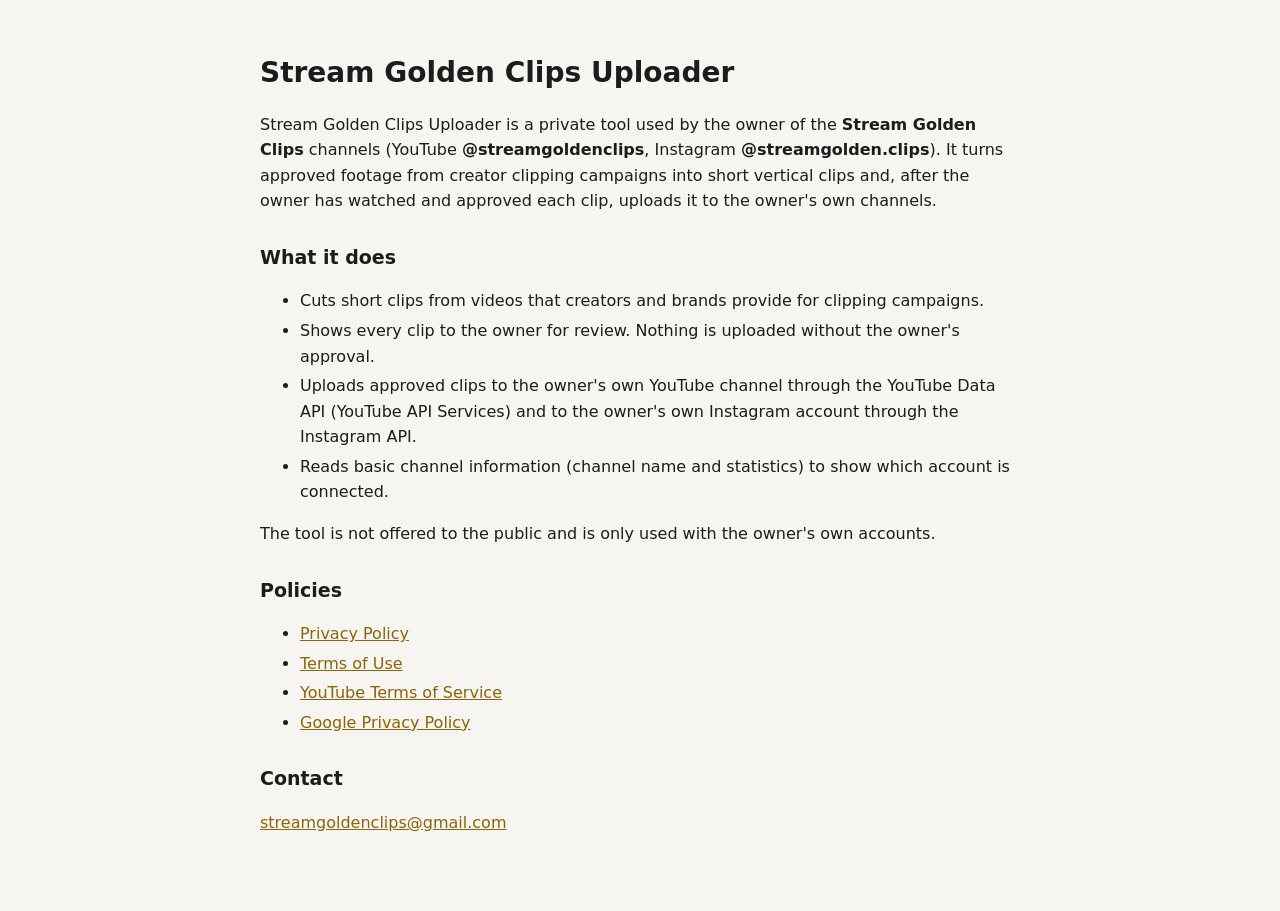
<file: index.html>
<!doctype html>
<html lang="en">
<head>
<meta charset="utf-8">
<meta name="viewport" content="width=device-width, initial-scale=1">
<title>Stream Golden Clips Uploader</title>
<link rel="stylesheet" href="style.css">
</head>
<body>
<main>
  <h1>Stream Golden Clips Uploader</h1>
  <p>Stream Golden Clips Uploader is a private tool used by the owner of the <b>Stream Golden Clips</b>
    channels (YouTube <b>@streamgoldenclips</b>, Instagram <b>@streamgolden.clips</b>). It turns
    approved footage from creator clipping campaigns into short vertical clips and, after the owner
    has watched and approved each clip, uploads it to the owner's own channels.</p>

  <h2>What it does</h2>
  <ul>
    <li>Cuts short clips from videos that creators and brands provide for clipping campaigns.</li>
    <li>Shows every clip to the owner for review. Nothing is uploaded without the owner's approval.</li>
    <li>Uploads approved clips to the owner's own YouTube channel through the YouTube Data API
      (YouTube API Services) and to the owner's own Instagram account through the Instagram API.</li>
    <li>Reads basic channel information (channel name and statistics) to show which account is connected.</li>
  </ul>
  <p>The tool is not offered to the public and is only used with the owner's own accounts.</p>

  <h2>Policies</h2>
  <ul>
    <li><a href="privacy.html">Privacy Policy</a></li>
    <li><a href="terms.html">Terms of Use</a></li>
    <li><a href="https://www.youtube.com/t/terms">YouTube Terms of Service</a></li>
    <li><a href="https://policies.google.com/privacy">Google Privacy Policy</a></li>
  </ul>

  <h2>Contact</h2>
  <p><a href="mailto:streamgoldenclips@gmail.com">streamgoldenclips@gmail.com</a></p>
</main>
</body>
</html>
</file>
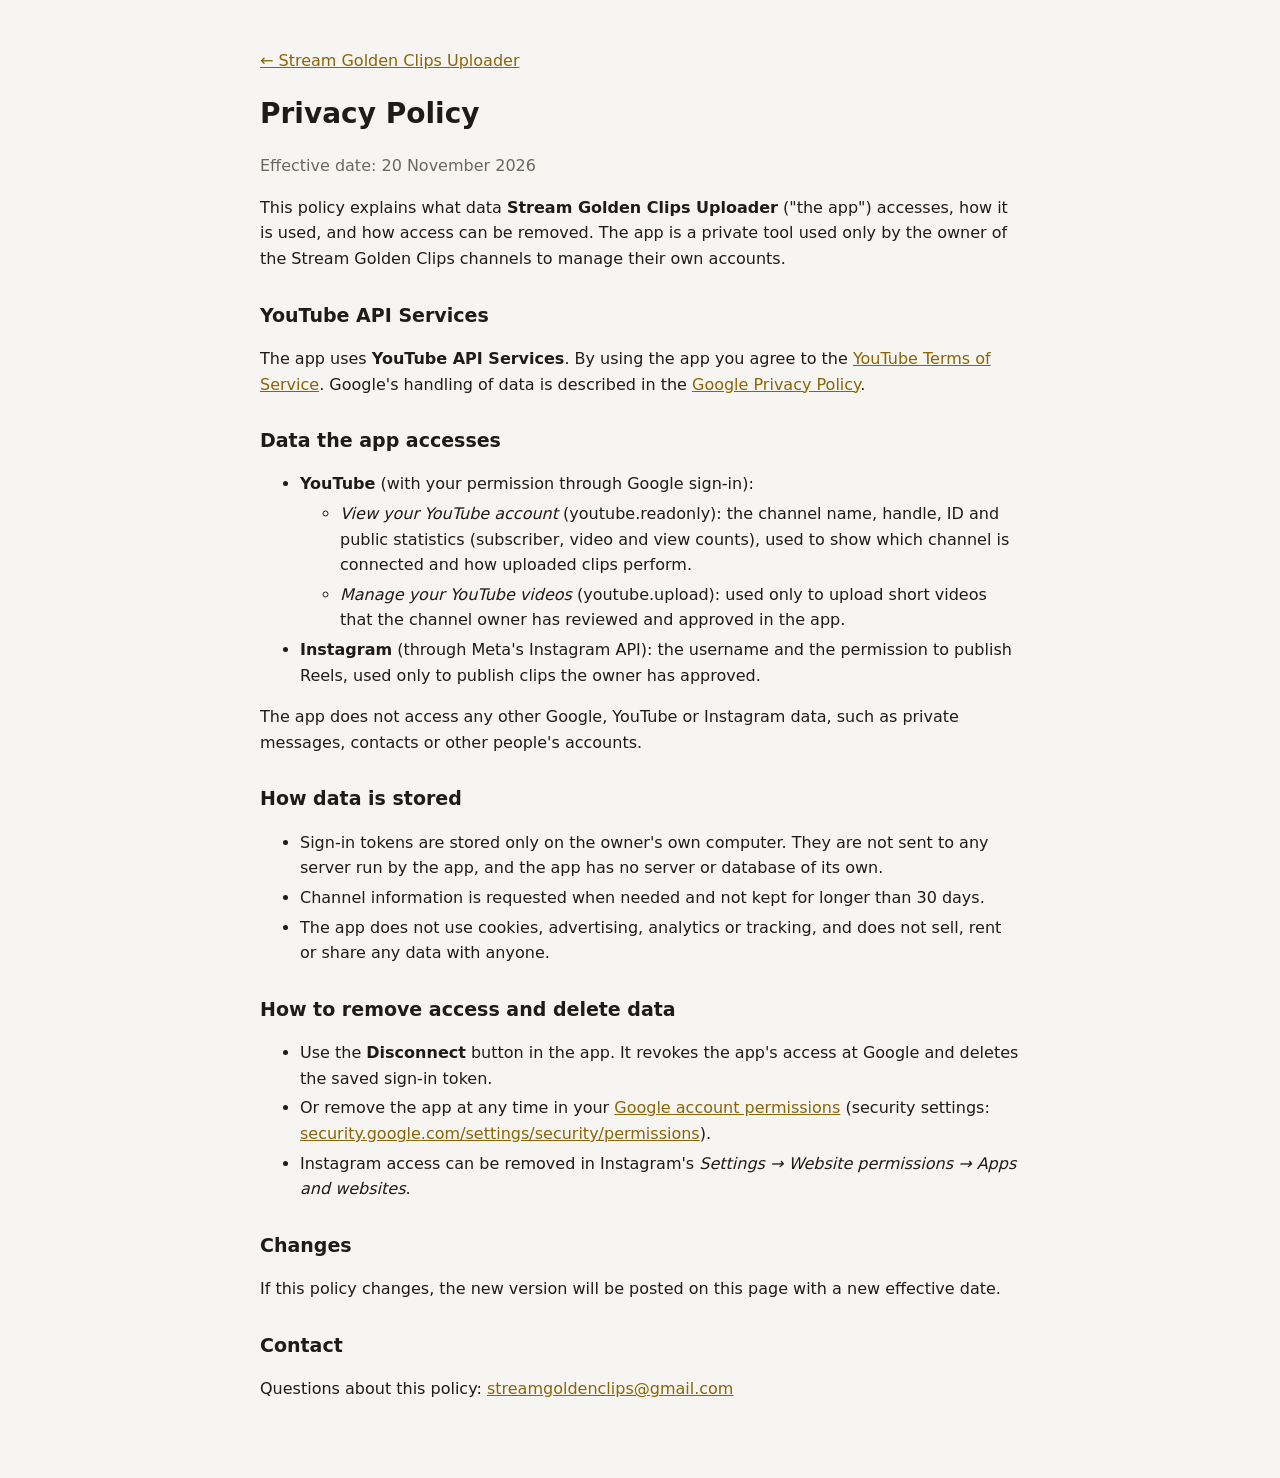
<file: privacy.html>
<!doctype html>
<html lang="en">
<head>
<meta charset="utf-8">
<meta name="viewport" content="width=device-width, initial-scale=1">
<title>Privacy Policy · Stream Golden Clips Uploader</title>
<link rel="stylesheet" href="style.css">
</head>
<body>
<main>
  <p><a href="index.html">← Stream Golden Clips Uploader</a></p>
  <h1>Privacy Policy</h1>
  <p class="muted">Effective date: 20 November 2026</p>

  <p>This policy explains what data <b>Stream Golden Clips Uploader</b> ("the app") accesses, how it
    is used, and how access can be removed. The app is a private tool used only by the owner of the
    Stream Golden Clips channels to manage their own accounts.</p>

  <h2>YouTube API Services</h2>
  <p>The app uses <b>YouTube API Services</b>. By using the app you agree to the
    <a href="https://www.youtube.com/t/terms">YouTube Terms of Service</a>. Google's handling of data is
    described in the <a href="https://policies.google.com/privacy">Google Privacy Policy</a>.</p>

  <h2>Data the app accesses</h2>
  <ul>
    <li><b>YouTube</b> (with your permission through Google sign-in):
      <ul>
        <li><i>View your YouTube account</i> (youtube.readonly): the channel name, handle, ID and public
          statistics (subscriber, video and view counts), used to show which channel is connected and
          how uploaded clips perform.</li>
        <li><i>Manage your YouTube videos</i> (youtube.upload): used only to upload short videos that the
          channel owner has reviewed and approved in the app.</li>
      </ul></li>
    <li><b>Instagram</b> (through Meta's Instagram API): the username and the permission to publish
      Reels, used only to publish clips the owner has approved.</li>
  </ul>
  <p>The app does not access any other Google, YouTube or Instagram data, such as private messages,
    contacts or other people's accounts.</p>

  <h2>How data is stored</h2>
  <ul>
    <li>Sign-in tokens are stored only on the owner's own computer. They are not sent to any server
      run by the app, and the app has no server or database of its own.</li>
    <li>Channel information is requested when needed and not kept for longer than 30 days.</li>
    <li>The app does not use cookies, advertising, analytics or tracking, and does not sell, rent or
      share any data with anyone.</li>
  </ul>

  <h2>How to remove access and delete data</h2>
  <ul>
    <li>Use the <b>Disconnect</b> button in the app. It revokes the app's access at Google and deletes
      the saved sign-in token.</li>
    <li>Or remove the app at any time in your
      <a href="https://myaccount.google.com/permissions">Google account permissions</a>
      (security settings: <a href="https://security.google.com/settings/security/permissions">security.google.com/settings/security/permissions</a>).</li>
    <li>Instagram access can be removed in Instagram's <i>Settings → Website permissions → Apps and websites</i>.</li>
  </ul>

  <h2>Changes</h2>
  <p>If this policy changes, the new version will be posted on this page with a new effective date.</p>

  <h2>Contact</h2>
  <p>Questions about this policy: <a href="mailto:streamgoldenclips@gmail.com">streamgoldenclips@gmail.com</a></p>
</main>
</body>
</html>
</file>
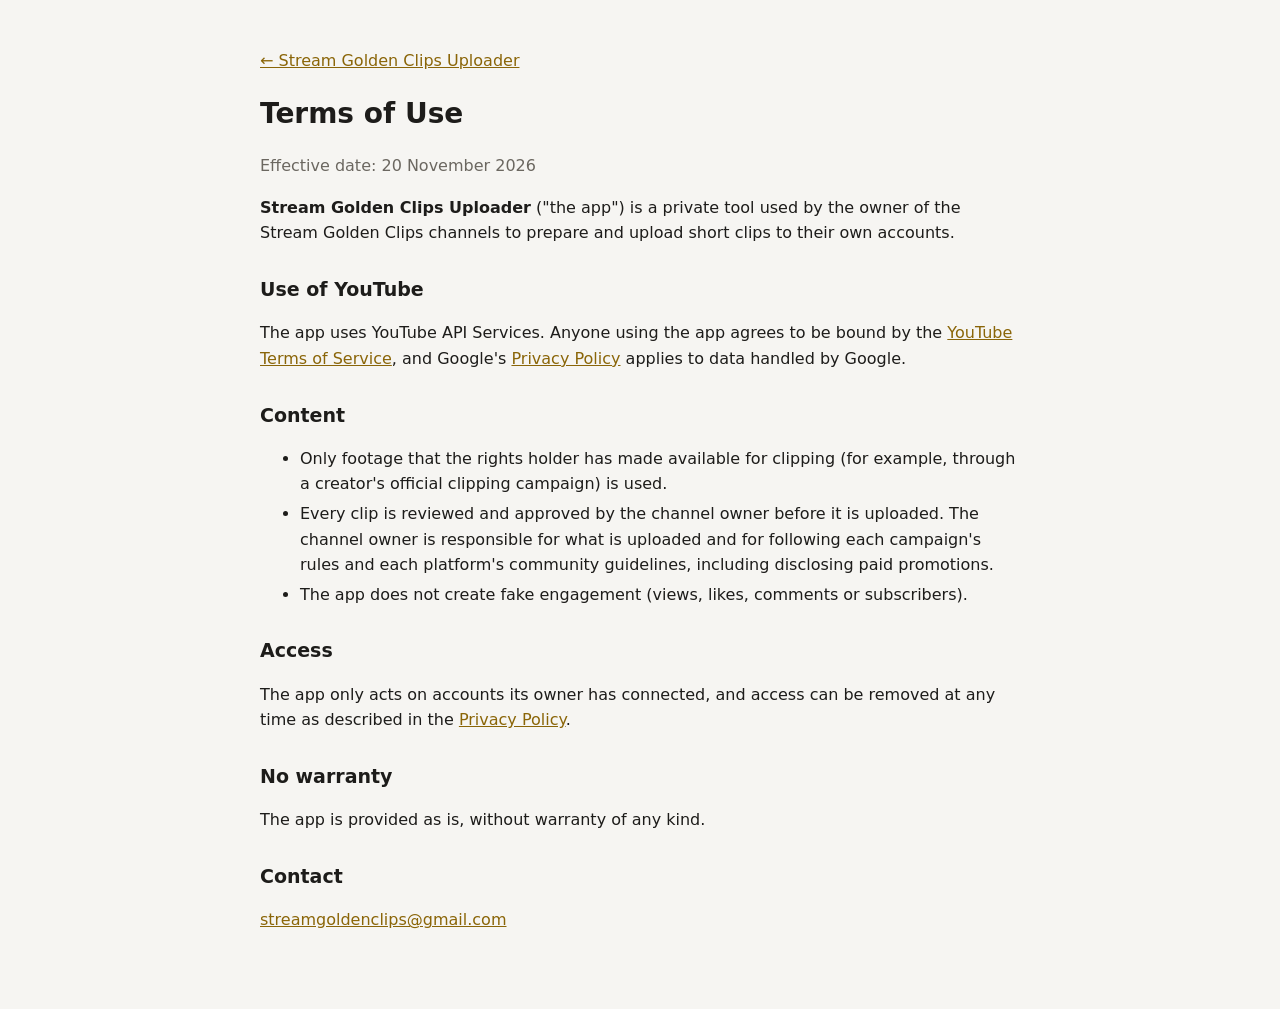
<file: terms.html>
<!doctype html>
<html lang="en">
<head>
<meta charset="utf-8">
<meta name="viewport" content="width=device-width, initial-scale=1">
<title>Terms of Use · Stream Golden Clips Uploader</title>
<link rel="stylesheet" href="style.css">
</head>
<body>
<main>
  <p><a href="index.html">← Stream Golden Clips Uploader</a></p>
  <h1>Terms of Use</h1>
  <p class="muted">Effective date: 20 November 2026</p>

  <p><b>Stream Golden Clips Uploader</b> ("the app") is a private tool used by the owner of the
    Stream Golden Clips channels to prepare and upload short clips to their own accounts.</p>

  <h2>Use of YouTube</h2>
  <p>The app uses YouTube API Services. Anyone using the app agrees to be bound by the
    <a href="https://www.youtube.com/t/terms">YouTube Terms of Service</a>, and Google's
    <a href="https://policies.google.com/privacy">Privacy Policy</a> applies to data handled by Google.</p>

  <h2>Content</h2>
  <ul>
    <li>Only footage that the rights holder has made available for clipping (for example, through a
      creator's official clipping campaign) is used.</li>
    <li>Every clip is reviewed and approved by the channel owner before it is uploaded. The channel
      owner is responsible for what is uploaded and for following each campaign's rules and each
      platform's community guidelines, including disclosing paid promotions.</li>
    <li>The app does not create fake engagement (views, likes, comments or subscribers).</li>
  </ul>

  <h2>Access</h2>
  <p>The app only acts on accounts its owner has connected, and access can be removed at any time
    as described in the <a href="privacy.html">Privacy Policy</a>.</p>

  <h2>No warranty</h2>
  <p>The app is provided as is, without warranty of any kind.</p>

  <h2>Contact</h2>
  <p><a href="mailto:streamgoldenclips@gmail.com">streamgoldenclips@gmail.com</a></p>
</main>
</body>
</html>
</file>
<file: style.css>
:root { --bg: #f6f5f2; --text: #1d1c1a; --muted: #6b6760; --gold: #8a6508; }
@media (prefers-color-scheme: dark) { :root { --bg: #141312; --text: #eceae5; --muted: #a29e95; --gold: #e2b44c; } }
body { margin: 0; background: var(--bg); color: var(--text); font: 16px/1.6 system-ui, -apple-system, "Segoe UI", sans-serif; }
main { max-width: 760px; margin: 0 auto; padding: 32px 16px 60px; }
h1 { font-size: 28px; margin-bottom: 4px; }
h2 { font-size: 19px; margin-top: 28px; }
a { color: var(--gold); }
.muted { color: var(--muted); }
li { margin: 4px 0; }
</file>
